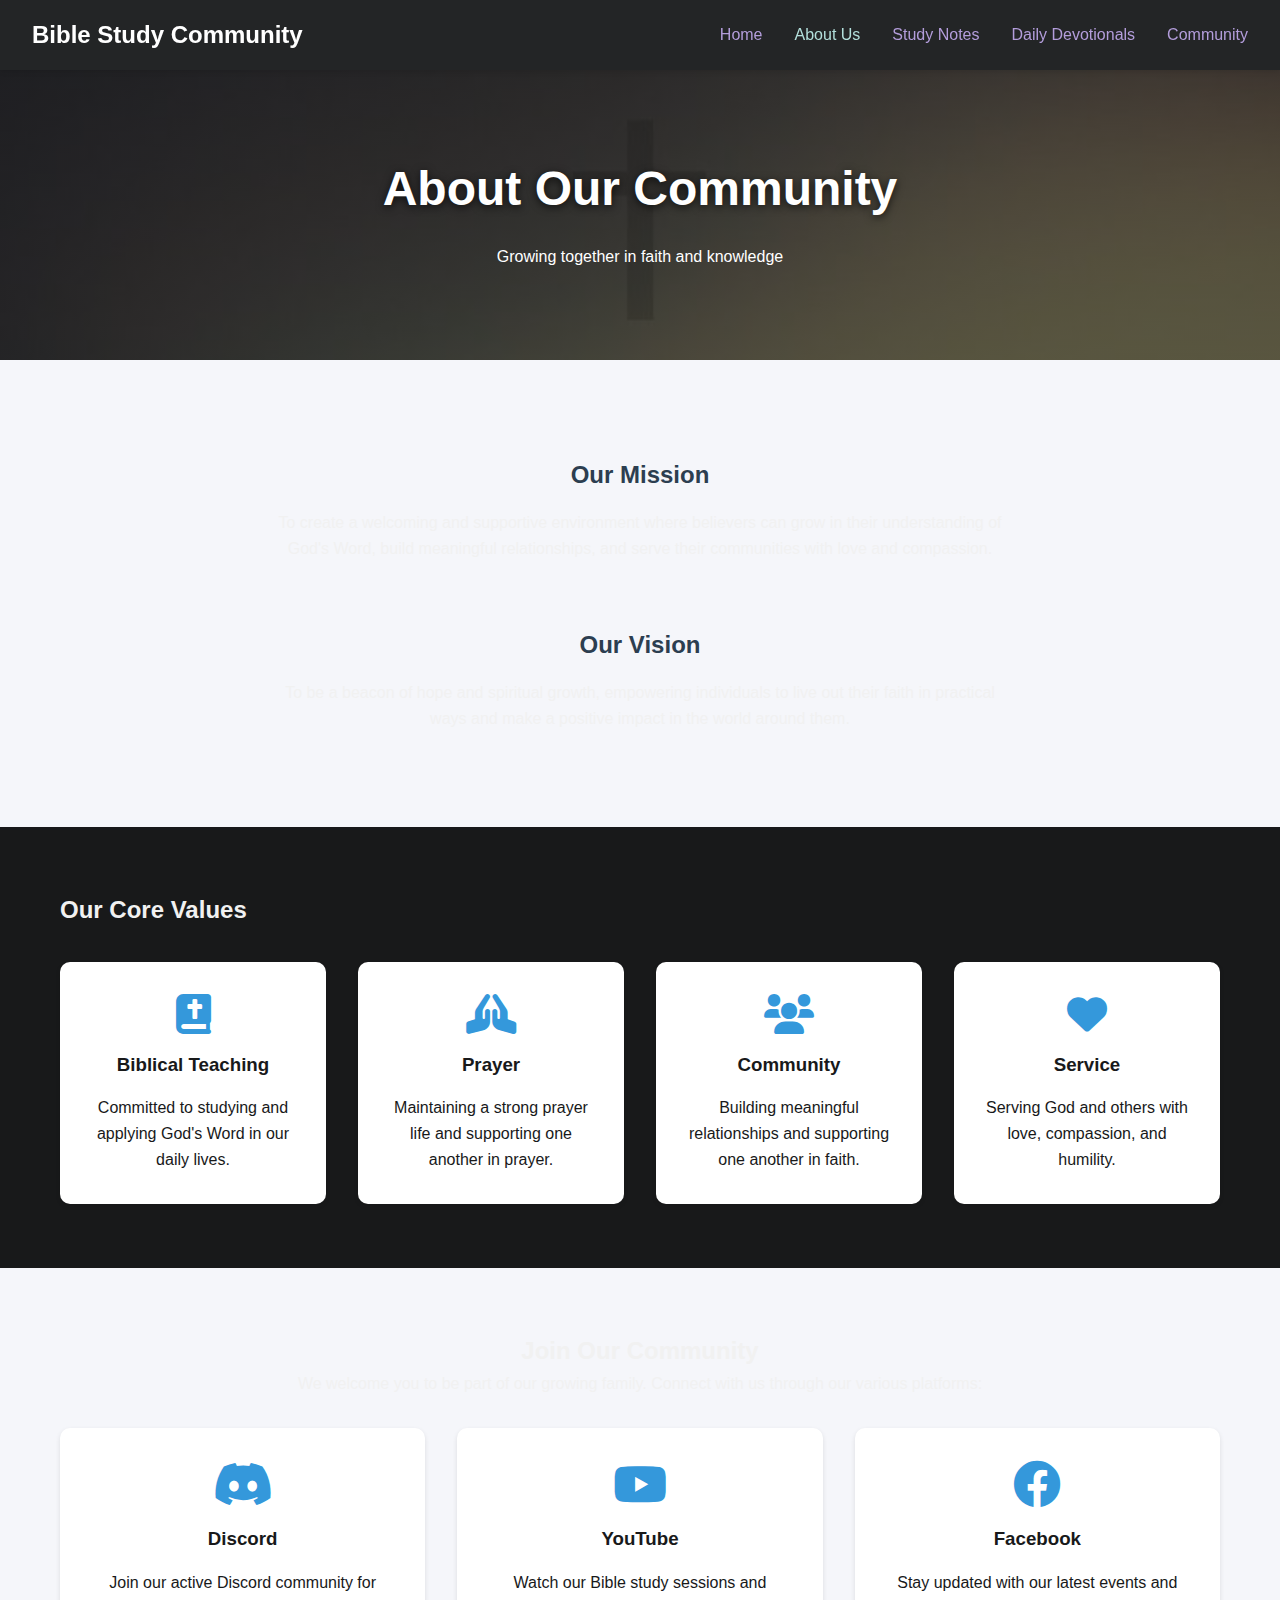
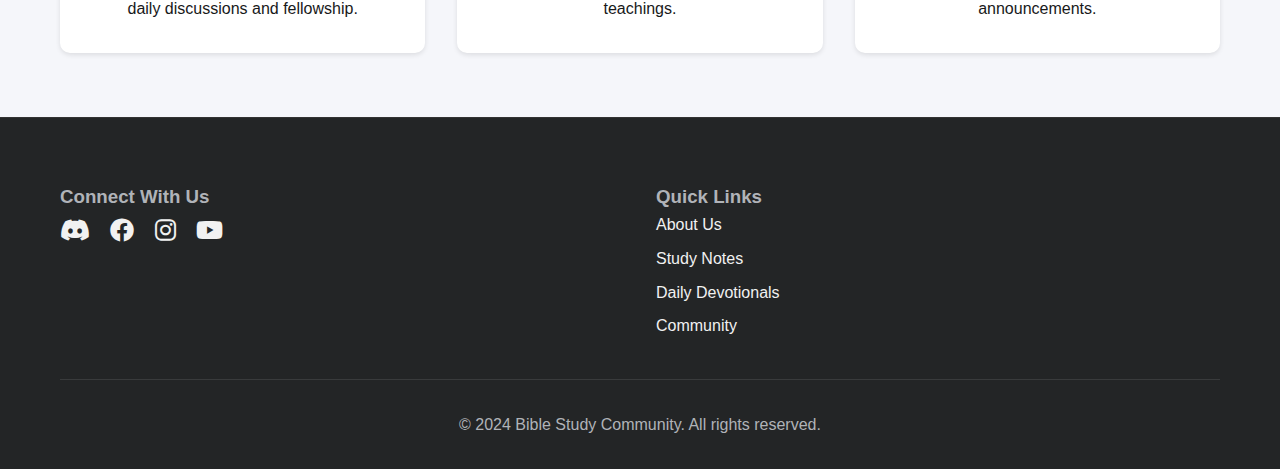
<file: about.html>
<!DOCTYPE html>
<html lang="en">
<head>
    <meta charset="UTF-8">
    <meta name="viewport" content="width=device-width, initial-scale=1.0">
    <title>About Us - Bible Study Community</title>
    <link rel="stylesheet" href="css/styles.css">
    <link rel="stylesheet" href="https://cdnjs.cloudflare.com/ajax/libs/font-awesome/6.0.0/css/all.min.css">
</head>
<body>
    <header class="main-header">
        <nav class="nav-container">
            <div class="logo">
                <h1>Bible Study Community</h1>
            </div>
            <div class="nav-links">
                <a href="index.html">Home</a>
                <a href="about.html" class="active">About Us</a>
                <a href="study-notes.html">Study Notes</a>
                <a href="devotionals.html">Daily Devotionals</a>
                <a href="community.html">Community</a>
            </div>
            <div class="mobile-menu">
                <i class="fas fa-bars"></i>
            </div>
        </nav>
    </header>

    <main>
        <section class="about-hero">
            <div class="container">
                <h1>About Our Community</h1>
                <p>Growing together in faith and knowledge</p>
            </div>
        </section>

        <section class="mission-vision">
            <div class="container">
                <div class="mission-content">
                    <h2>Our Mission</h2>
                    <p>To create a welcoming and supportive environment where believers can grow in their understanding of God's Word, build meaningful relationships, and serve their communities with love and compassion.</p>
                </div>
                <div class="vision-content">
                    <h2>Our Vision</h2>
                    <p>To be a beacon of hope and spiritual growth, empowering individuals to live out their faith in practical ways and make a positive impact in the world around them.</p>
                </div>
            </div>
        </section>

        <section class="community-values">
            <div class="container">
                <h2>Our Core Values</h2>
                <div class="values-grid">
                    <div class="value-card">
                        <i class="fas fa-book-bible"></i>
                        <h3>Biblical Teaching</h3>
                        <p>Committed to studying and applying God's Word in our daily lives.</p>
                    </div>
                    <div class="value-card">
                        <i class="fas fa-hands-praying"></i>
                        <h3>Prayer</h3>
                        <p>Maintaining a strong prayer life and supporting one another in prayer.</p>
                    </div>
                    <div class="value-card">
                        <i class="fas fa-users"></i>
                        <h3>Community</h3>
                        <p>Building meaningful relationships and supporting one another in faith.</p>
                    </div>
                    <div class="value-card">
                        <i class="fas fa-heart"></i>
                        <h3>Service</h3>
                        <p>Serving God and others with love, compassion, and humility.</p>
                    </div>
                </div>
            </div>
        </section>

        <section class="join-community">
            <div class="container">
                <h2>Join Our Community</h2>
                <p>We welcome you to be part of our growing family. Connect with us through our various platforms:</p>
                <div class="social-platforms">
                    <a href="https://discord.gg/EvhqQCXMRZ" class="platform-card">
                        <i class="fab fa-discord"></i>
                        <h3>Discord</h3>
                        <p>Join our active Discord community for daily discussions and fellowship.</p>
                    </a>
                    <a href="#" class="platform-card">
                        <i class="fab fa-youtube"></i>
                        <h3>YouTube</h3>
                        <p>Watch our Bible study sessions and teachings.</p>
                    </a>
                    <a href="#" class="platform-card">
                        <i class="fab fa-facebook"></i>
                        <h3>Facebook</h3>
                        <p>Stay updated with our latest events and announcements.</p>
                    </a>
                </div>
            </div>
        </section>
    </main>

    <footer>
        <div class="container">
            <div class="footer-content">
                <div class="footer-section">
                    <h3>Connect With Us</h3>
                    <div class="social-links">
                        <a href="https://discord.gg/EvhqQCXMRZ" target="_blank"><i class="fab fa-discord"></i></a>
                        <a href="#"><i class="fab fa-facebook"></i></a>
                        <a href="#"><i class="fab fa-instagram"></i></a>
                        <a href="#"><i class="fab fa-youtube"></i></a>
                    </div>
                </div>
                <div class="footer-section">
                    <h3>Quick Links</h3>
                    <ul>
                        <li><a href="about.html">About Us</a></li>
                        <li><a href="study-notes.html">Study Notes</a></li>
                        <li><a href="devotionals.html">Daily Devotionals</a></li>
                        <li><a href="community.html">Community</a></li>
                    </ul>
                </div>
            </div>
            <div class="footer-bottom">
                <p>&copy; 2024 Bible Study Community. All rights reserved.</p>
            </div>
        </div>
    </footer>

    <script src="js/main.js"></script>
</body>
</html>
</file>
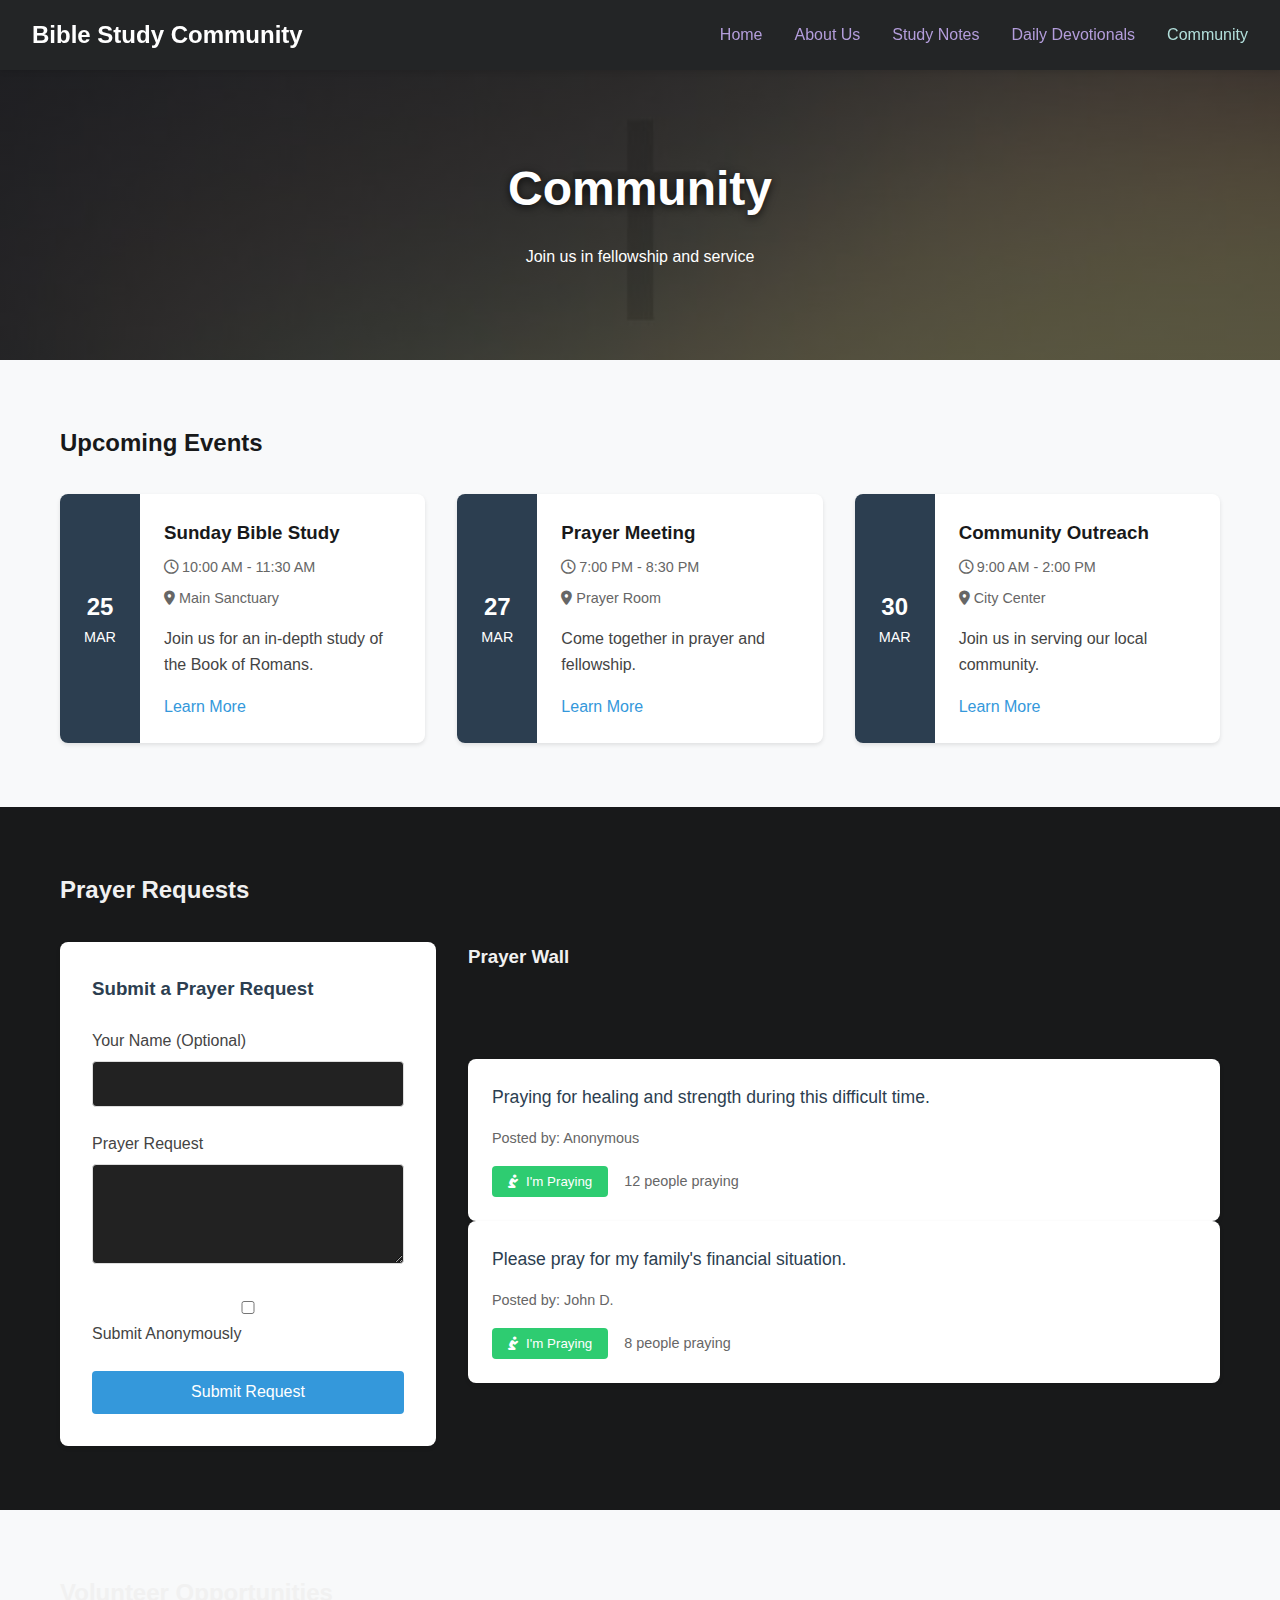
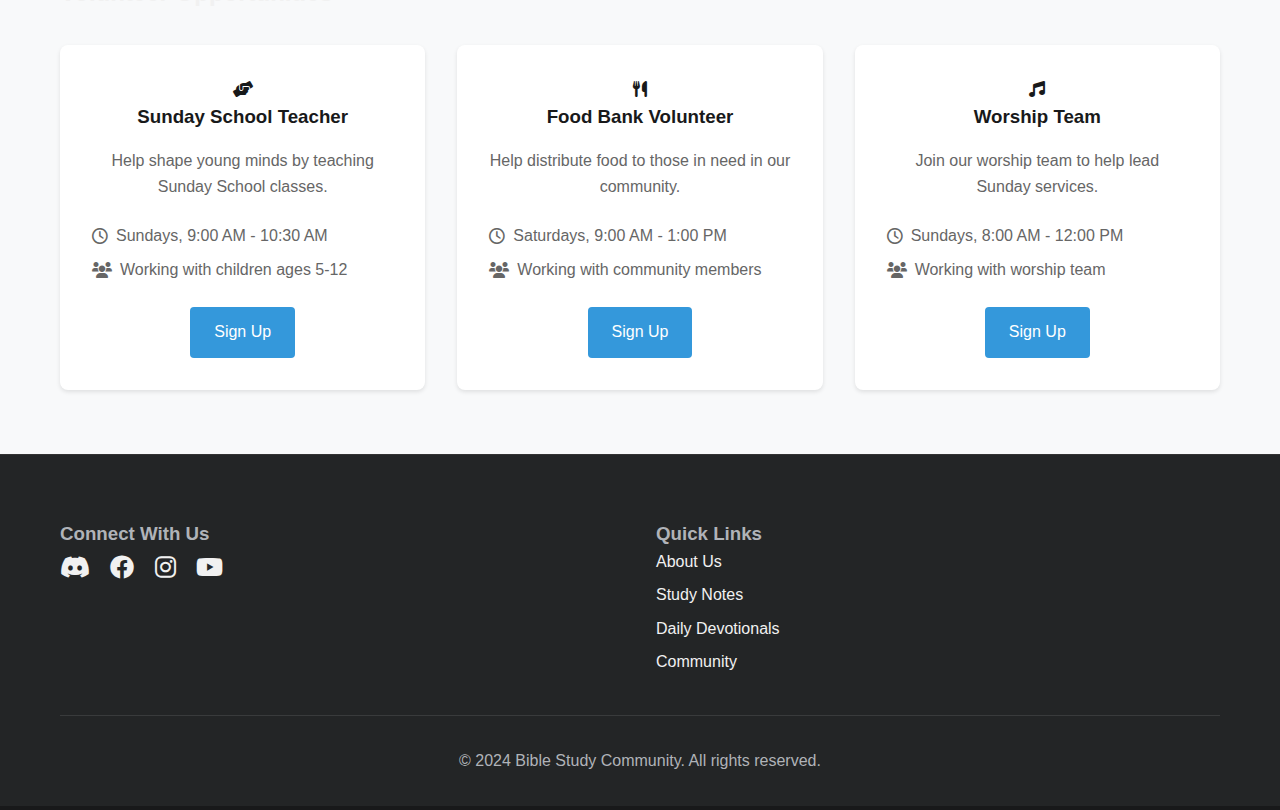
<file: community.html>
<!DOCTYPE html>
<html lang="en">
<head>
    <meta charset="UTF-8">
    <meta name="viewport" content="width=device-width, initial-scale=1.0">
    <title>Community - Bible Study Community</title>
    <link rel="stylesheet" href="css/styles.css">
    <link rel="stylesheet" href="https://cdnjs.cloudflare.com/ajax/libs/font-awesome/6.0.0/css/all.min.css">
</head>
<body>
    <header class="main-header">
        <nav class="nav-container">
            <div class="logo">
                <h1>Bible Study Community</h1>
            </div>
            <div class="nav-links">
                <a href="index.html">Home</a>
                <a href="about.html">About Us</a>
                <a href="study-notes.html">Study Notes</a>
                <a href="devotionals.html">Daily Devotionals</a>
                <a href="community.html" class="active">Community</a>
            </div>
            <div class="mobile-menu">
                <i class="fas fa-bars"></i>
            </div>
        </nav>
    </header>

    <main>
        <section class="community-hero">
            <div class="container">
                <h1>Community</h1>
                <p>Join us in fellowship and service</p>
            </div>
        </section>

        <section class="events-calendar">
            <div class="container">
                <h2>Upcoming Events</h2>
                <div class="calendar-grid">
                    <!-- Event 1 -->
                    <article class="event-card">
                        <div class="event-date">
                            <span class="day">25</span>
                            <span class="month">Mar</span>
                        </div>
                        <div class="event-details">
                            <h3>Sunday Bible Study</h3>
                            <p class="event-time"><i class="far fa-clock"></i> 10:00 AM - 11:30 AM</p>
                            <p class="event-location"><i class="fas fa-map-marker-alt"></i> Main Sanctuary</p>
                            <p class="event-description">Join us for an in-depth study of the Book of Romans.</p>
                            <a href="#" class="event-link">Learn More</a>
                        </div>
                    </article>

                    <!-- Event 2 -->
                    <article class="event-card">
                        <div class="event-date">
                            <span class="day">27</span>
                            <span class="month">Mar</span>
                        </div>
                        <div class="event-details">
                            <h3>Prayer Meeting</h3>
                            <p class="event-time"><i class="far fa-clock"></i> 7:00 PM - 8:30 PM</p>
                            <p class="event-location"><i class="fas fa-map-marker-alt"></i> Prayer Room</p>
                            <p class="event-description">Come together in prayer and fellowship.</p>
                            <a href="#" class="event-link">Learn More</a>
                        </div>
                    </article>

                    <!-- Event 3 -->
                    <article class="event-card">
                        <div class="event-date">
                            <span class="day">30</span>
                            <span class="month">Mar</span>
                        </div>
                        <div class="event-details">
                            <h3>Community Outreach</h3>
                            <p class="event-time"><i class="far fa-clock"></i> 9:00 AM - 2:00 PM</p>
                            <p class="event-location"><i class="fas fa-map-marker-alt"></i> City Center</p>
                            <p class="event-description">Join us in serving our local community.</p>
                            <a href="#" class="event-link">Learn More</a>
                        </div>
                    </article>
                </div>
            </div>
        </section>

        <section class="prayer-requests">
            <div class="container">
                <h2>Prayer Requests</h2>
                <div class="prayer-grid">
                    <div class="prayer-form">
                        <h3>Submit a Prayer Request</h3>
                        <form id="prayer-form" onsubmit="return validatePrayerForm(this)">
                            <div class="form-group">
                                <label for="name">Your Name (Optional)</label>
                                <input type="text" id="name" name="name">
                            </div>
                            <div class="form-group">
                                <label for="request">Prayer Request</label>
                                <textarea id="request" name="request" rows="4" required></textarea>
                            </div>
                            <div class="form-group">
                                <label>
                                    <input type="checkbox" name="anonymous" id="anonymous">
                                    Submit Anonymously
                                </label>
                            </div>
                            <button type="submit" class="submit-btn">Submit Request</button>
                        </form>
                    </div>
                    <div class="prayer-wall">
                        <h3>Prayer Wall</h3>
                        <div class="prayer-cards">
                            <!-- Prayer Request 1 -->
                            <div class="prayer-card">
                                <p class="prayer-text">Praying for healing and strength during this difficult time.</p>
                                <p class="prayer-meta">Posted by: Anonymous</p>
                                <div class="prayer-actions">
                                    <button class="pray-btn"><i class="fas fa-pray"></i> I'm Praying</button>
                                    <span class="prayer-count">12 people praying</span>
                                </div>
                            </div>

                            <!-- Prayer Request 2 -->
                            <div class="prayer-card">
                                <p class="prayer-text">Please pray for my family's financial situation.</p>
                                <p class="prayer-meta">Posted by: John D.</p>
                                <div class="prayer-actions">
                                    <button class="pray-btn"><i class="fas fa-pray"></i> I'm Praying</button>
                                    <span class="prayer-count">8 people praying</span>
                                </div>
                            </div>
                        </div>
                    </div>
                </div>
            </div>
        </section>

        <section class="volunteer-opportunities">
            <div class="container">
                <h2>Volunteer Opportunities</h2>
                <div class="volunteer-grid">
                    <!-- Opportunity 1 -->
                    <article class="volunteer-card">
                        <i class="fas fa-hands-helping"></i>
                        <h3>Sunday School Teacher</h3>
                        <p>Help shape young minds by teaching Sunday School classes.</p>
                        <ul class="volunteer-details">
                            <li><i class="far fa-clock"></i> Sundays, 9:00 AM - 10:30 AM</li>
                            <li><i class="fas fa-users"></i> Working with children ages 5-12</li>
                        </ul>
                        <a href="#" class="volunteer-btn">Sign Up</a>
                    </article>

                    <!-- Opportunity 2 -->
                    <article class="volunteer-card">
                        <i class="fas fa-utensils"></i>
                        <h3>Food Bank Volunteer</h3>
                        <p>Help distribute food to those in need in our community.</p>
                        <ul class="volunteer-details">
                            <li><i class="far fa-clock"></i> Saturdays, 9:00 AM - 1:00 PM</li>
                            <li><i class="fas fa-users"></i> Working with community members</li>
                        </ul>
                        <a href="#" class="volunteer-btn">Sign Up</a>
                    </article>

                    <!-- Opportunity 3 -->
                    <article class="volunteer-card">
                        <i class="fas fa-music"></i>
                        <h3>Worship Team</h3>
                        <p>Join our worship team to help lead Sunday services.</p>
                        <ul class="volunteer-details">
                            <li><i class="far fa-clock"></i> Sundays, 8:00 AM - 12:00 PM</li>
                            <li><i class="fas fa-users"></i> Working with worship team</li>
                        </ul>
                        <a href="#" class="volunteer-btn">Sign Up</a>
                    </article>
                </div>
            </div>
        </section>
    </main>

    <footer>
        <div class="container">
            <div class="footer-content">
                <div class="footer-section">
                    <h3>Connect With Us</h3>
                    <div class="social-links">
                        <a href="https://discord.gg/EvhqQCXMRZ" target="_blank"><i class="fab fa-discord"></i></a>
                        <a href="#"><i class="fab fa-facebook"></i></a>
                        <a href="#"><i class="fab fa-instagram"></i></a>
                        <a href="#"><i class="fab fa-youtube"></i></a>
                    </div>
                </div>
                <div class="footer-section">
                    <h3>Quick Links</h3>
                    <ul>
                        <li><a href="about.html">About Us</a></li>
                        <li><a href="study-notes.html">Study Notes</a></li>
                        <li><a href="devotionals.html">Daily Devotionals</a></li>
                        <li><a href="community.html">Community</a></li>
                    </ul>
                </div>
            </div>
            <div class="footer-bottom">
                <p>&copy; 2024 Bible Study Community. All rights reserved.</p>
            </div>
        </div>
    </footer>

    <script src="js/main.js"></script>
    <script src="js/community.js"></script>
</body>
</html>
</file>
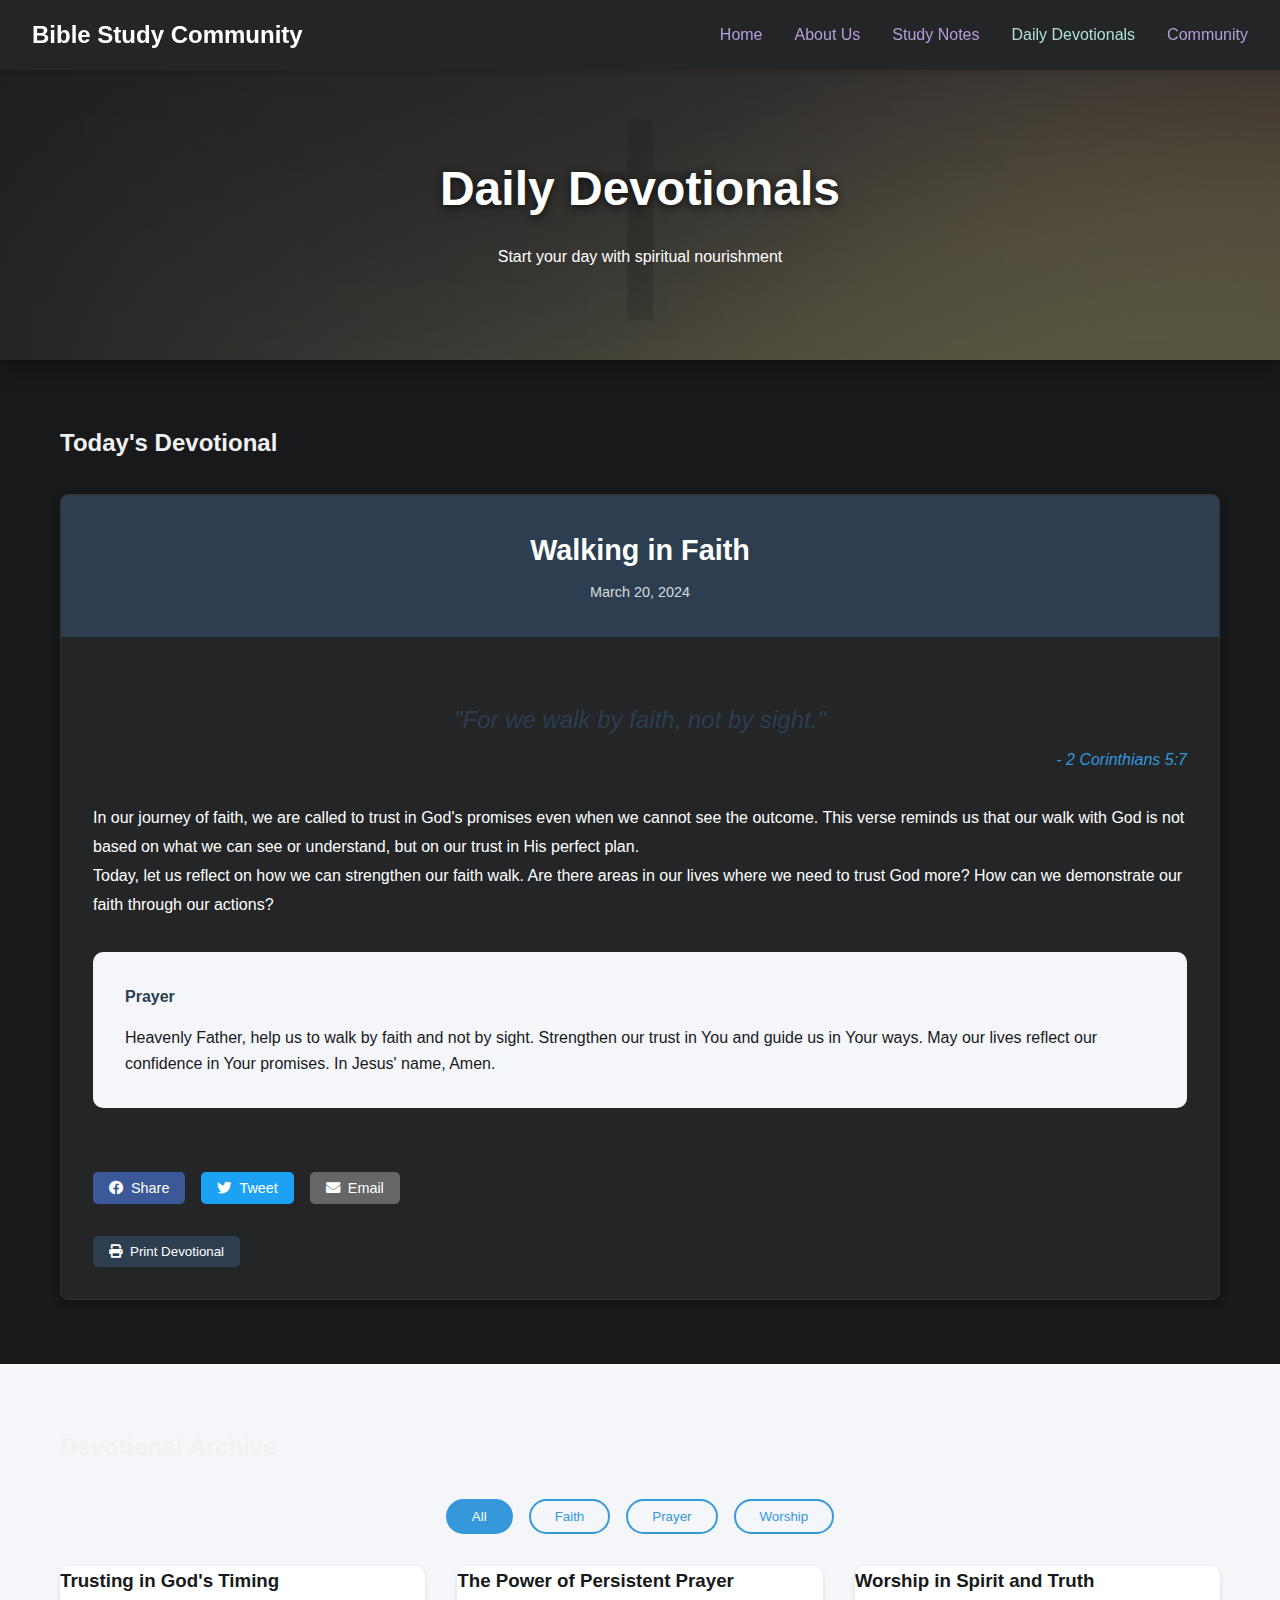
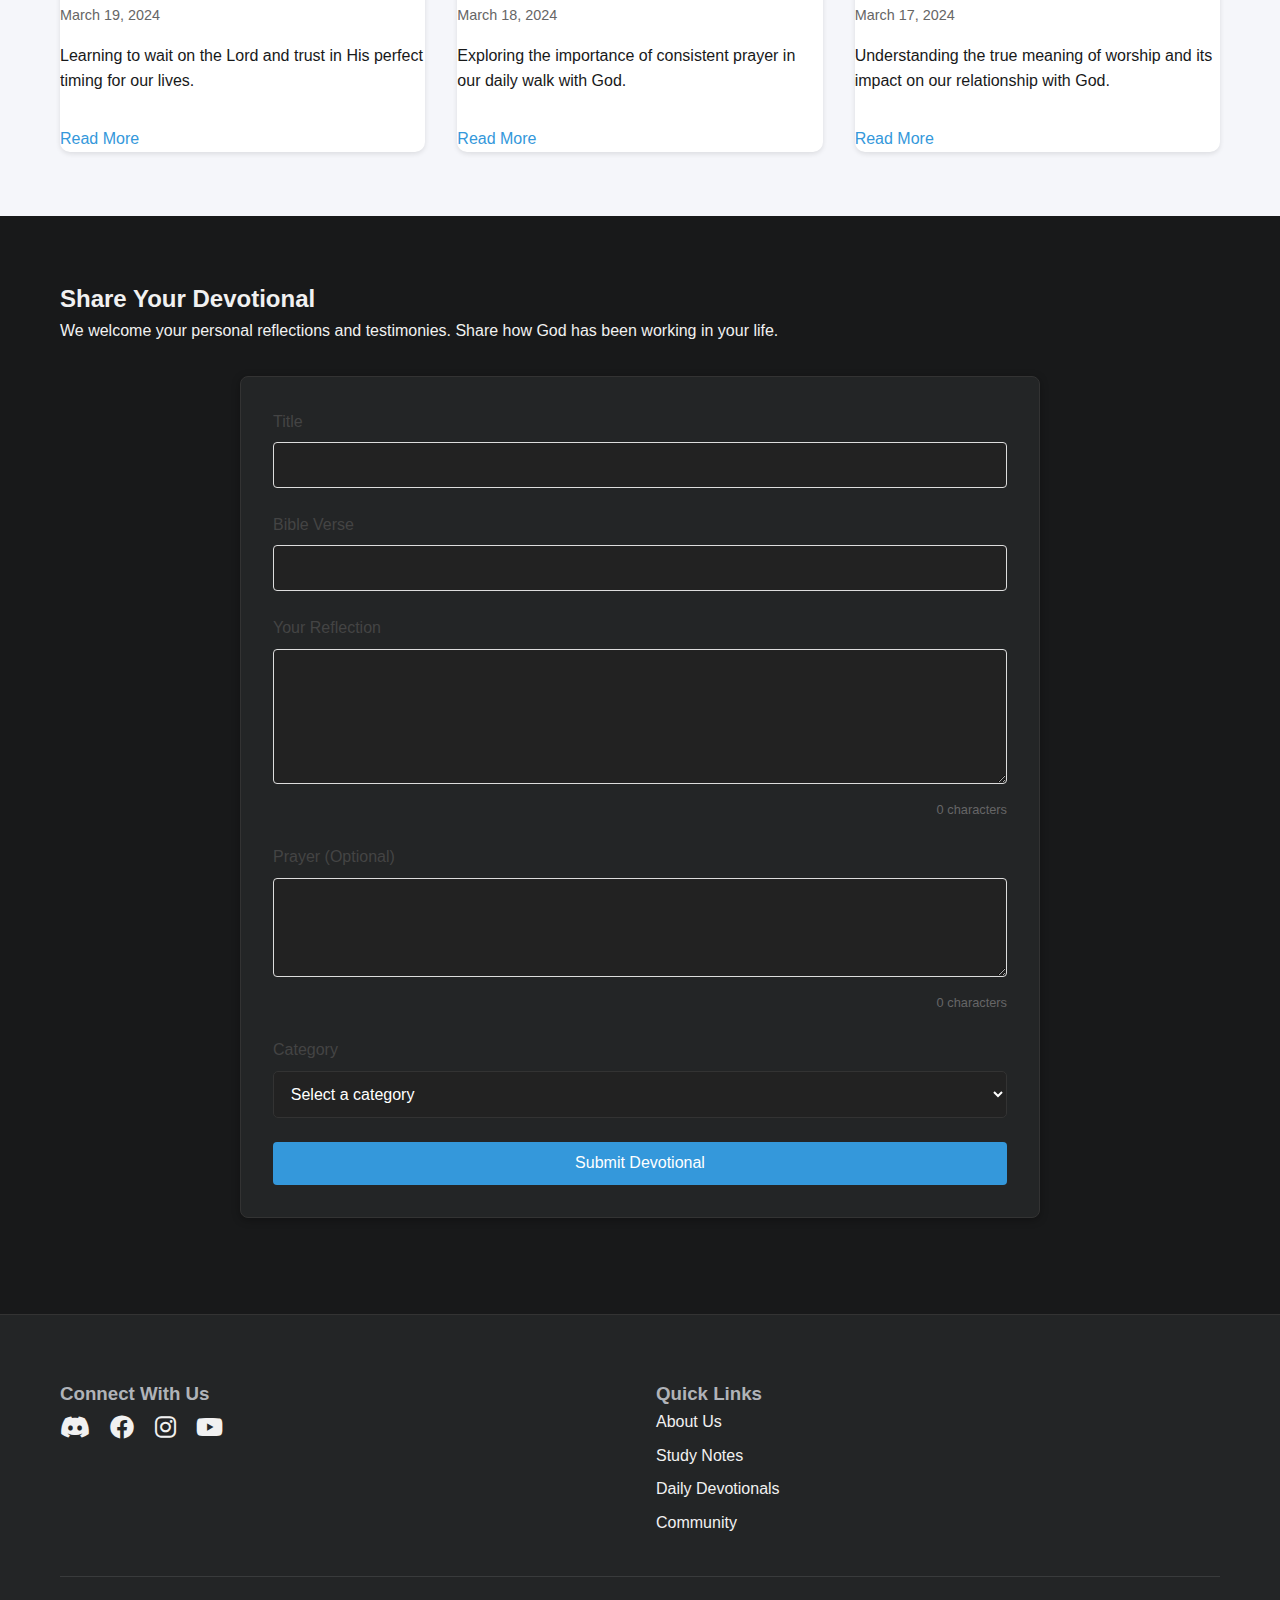
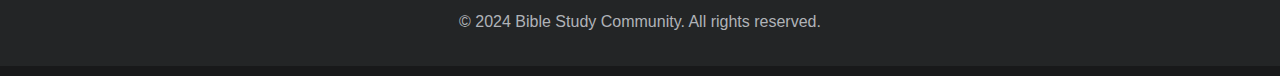
<file: devotionals.html>
<!DOCTYPE html>
<html lang="en">
<head>
    <meta charset="UTF-8">
    <meta name="viewport" content="width=device-width, initial-scale=1.0">
    <title>Daily Devotionals - Bible Study Community</title>
    <link rel="stylesheet" href="css/styles.css">
    <link rel="stylesheet" href="https://cdnjs.cloudflare.com/ajax/libs/font-awesome/6.0.0/css/all.min.css">
</head>
<body>
    <header class="main-header">
        <nav class="nav-container">
            <div class="logo">
                <h1>Bible Study Community</h1>
            </div>
            <div class="nav-links">
                <a href="index.html">Home</a>
                <a href="about.html">About Us</a>
                <a href="study-notes.html">Study Notes</a>
                <a href="devotionals.html" class="active">Daily Devotionals</a>
                <a href="community.html">Community</a>
            </div>
            <div class="mobile-menu">
                <i class="fas fa-bars"></i>
            </div>
        </nav>
    </header>

    <main>
        <section class="devotional-hero">
            <div class="container">
                <h1>Daily Devotionals</h1>
                <p>Start your day with spiritual nourishment</p>
            </div>
        </section>

        <section class="today-devotional">
            <div class="container">
                <h2>Today's Devotional</h2>
                <div class="devotional-card">
                    <div class="devotional-header">
                        <h3>Walking in Faith</h3>
                        <p class="devotional-date">March 20, 2024</p>
                    </div>
                    <div class="devotional-content">
                        <blockquote>
                            "For we walk by faith, not by sight."
                            <cite>- 2 Corinthians 5:7</cite>
                        </blockquote>
                        <div class="devotional-text">
                            <p>In our journey of faith, we are called to trust in God's promises even when we cannot see the outcome. This verse reminds us that our walk with God is not based on what we can see or understand, but on our trust in His perfect plan.</p>
                            <p>Today, let us reflect on how we can strengthen our faith walk. Are there areas in our lives where we need to trust God more? How can we demonstrate our faith through our actions?</p>
                        </div>
                        <div class="devotional-prayer">
                            <h4>Prayer</h4>
                            <p>Heavenly Father, help us to walk by faith and not by sight. Strengthen our trust in You and guide us in Your ways. May our lives reflect our confidence in Your promises. In Jesus' name, Amen.</p>
                        </div>
                    </div>
                </div>
            </div>
        </section>

        <section class="devotional-archive">
            <div class="container">
                <h2>Devotional Archive</h2>
                <div class="archive-filters">
                    <button class="filter-btn active" data-filter="all">All</button>
                    <button class="filter-btn" data-filter="faith">Faith</button>
                    <button class="filter-btn" data-filter="prayer">Prayer</button>
                    <button class="filter-btn" data-filter="worship">Worship</button>
                </div>
                <div class="archive-grid">
                    <!-- Archive Item 1 -->
                    <article class="archive-card" data-category="faith">
                        <div class="archive-content">
                            <h3>Trusting in God's Timing</h3>
                            <p class="archive-date">March 19, 2024</p>
                            <p class="archive-excerpt">Learning to wait on the Lord and trust in His perfect timing for our lives.</p>
                            <a href="#" class="read-more">Read More</a>
                        </div>
                    </article>

                    <!-- Archive Item 2 -->
                    <article class="archive-card" data-category="prayer">
                        <div class="archive-content">
                            <h3>The Power of Persistent Prayer</h3>
                            <p class="archive-date">March 18, 2024</p>
                            <p class="archive-excerpt">Exploring the importance of consistent prayer in our daily walk with God.</p>
                            <a href="#" class="read-more">Read More</a>
                        </div>
                    </article>

                    <!-- Archive Item 3 -->
                    <article class="archive-card" data-category="worship">
                        <div class="archive-content">
                            <h3>Worship in Spirit and Truth</h3>
                            <p class="archive-date">March 17, 2024</p>
                            <p class="archive-excerpt">Understanding the true meaning of worship and its impact on our relationship with God.</p>
                            <a href="#" class="read-more">Read More</a>
                        </div>
                    </article>
                </div>
            </div>
        </section>

        <section class="share-devotional">
            <div class="container">
                <h2>Share Your Devotional</h2>
                <p>We welcome your personal reflections and testimonies. Share how God has been working in your life.</p>
                <form id="devotional-form" class="devotional-form" onsubmit="return validateDevotionalForm(this)">
                    <div class="form-group">
                        <label for="title">Title</label>
                        <input type="text" id="title" name="title" required>
                    </div>
                    <div class="form-group">
                        <label for="bible-verse">Bible Verse</label>
                        <input type="text" id="bible-verse" name="bible-verse" required>
                    </div>
                    <div class="form-group">
                        <label for="reflection">Your Reflection</label>
                        <textarea id="reflection" name="reflection" rows="6" required></textarea>
                    </div>
                    <div class="form-group">
                        <label for="prayer">Prayer (Optional)</label>
                        <textarea id="prayer" name="prayer" rows="4"></textarea>
                    </div>
                    <div class="form-group">
                        <label for="category">Category</label>
                        <select id="category" name="category" required>
                            <option value="">Select a category</option>
                            <option value="faith">Faith</option>
                            <option value="prayer">Prayer</option>
                            <option value="worship">Worship</option>
                            <option value="other">Other</option>
                        </select>
                    </div>
                    <button type="submit" class="submit-btn">Submit Devotional</button>
                </form>
            </div>
        </section>
    </main>

    <footer>
        <div class="container">
            <div class="footer-content">
                <div class="footer-section">
                    <h3>Connect With Us</h3>
                    <div class="social-links">
                        <a href="https://discord.gg/EvhqQCXMRZ" target="_blank"><i class="fab fa-discord"></i></a>
                        <a href="#"><i class="fab fa-facebook"></i></a>
                        <a href="#"><i class="fab fa-instagram"></i></a>
                        <a href="#"><i class="fab fa-youtube"></i></a>
                    </div>
                </div>
                <div class="footer-section">
                    <h3>Quick Links</h3>
                    <ul>
                        <li><a href="about.html">About Us</a></li>
                        <li><a href="study-notes.html">Study Notes</a></li>
                        <li><a href="devotionals.html">Daily Devotionals</a></li>
                        <li><a href="community.html">Community</a></li>
                    </ul>
                </div>
            </div>
            <div class="footer-bottom">
                <p>&copy; 2024 Bible Study Community. All rights reserved.</p>
            </div>
        </div>
    </footer>

    <script src="js/main.js"></script>
    <script src="js/devotionals.js"></script>
</body>
</html>
</file>
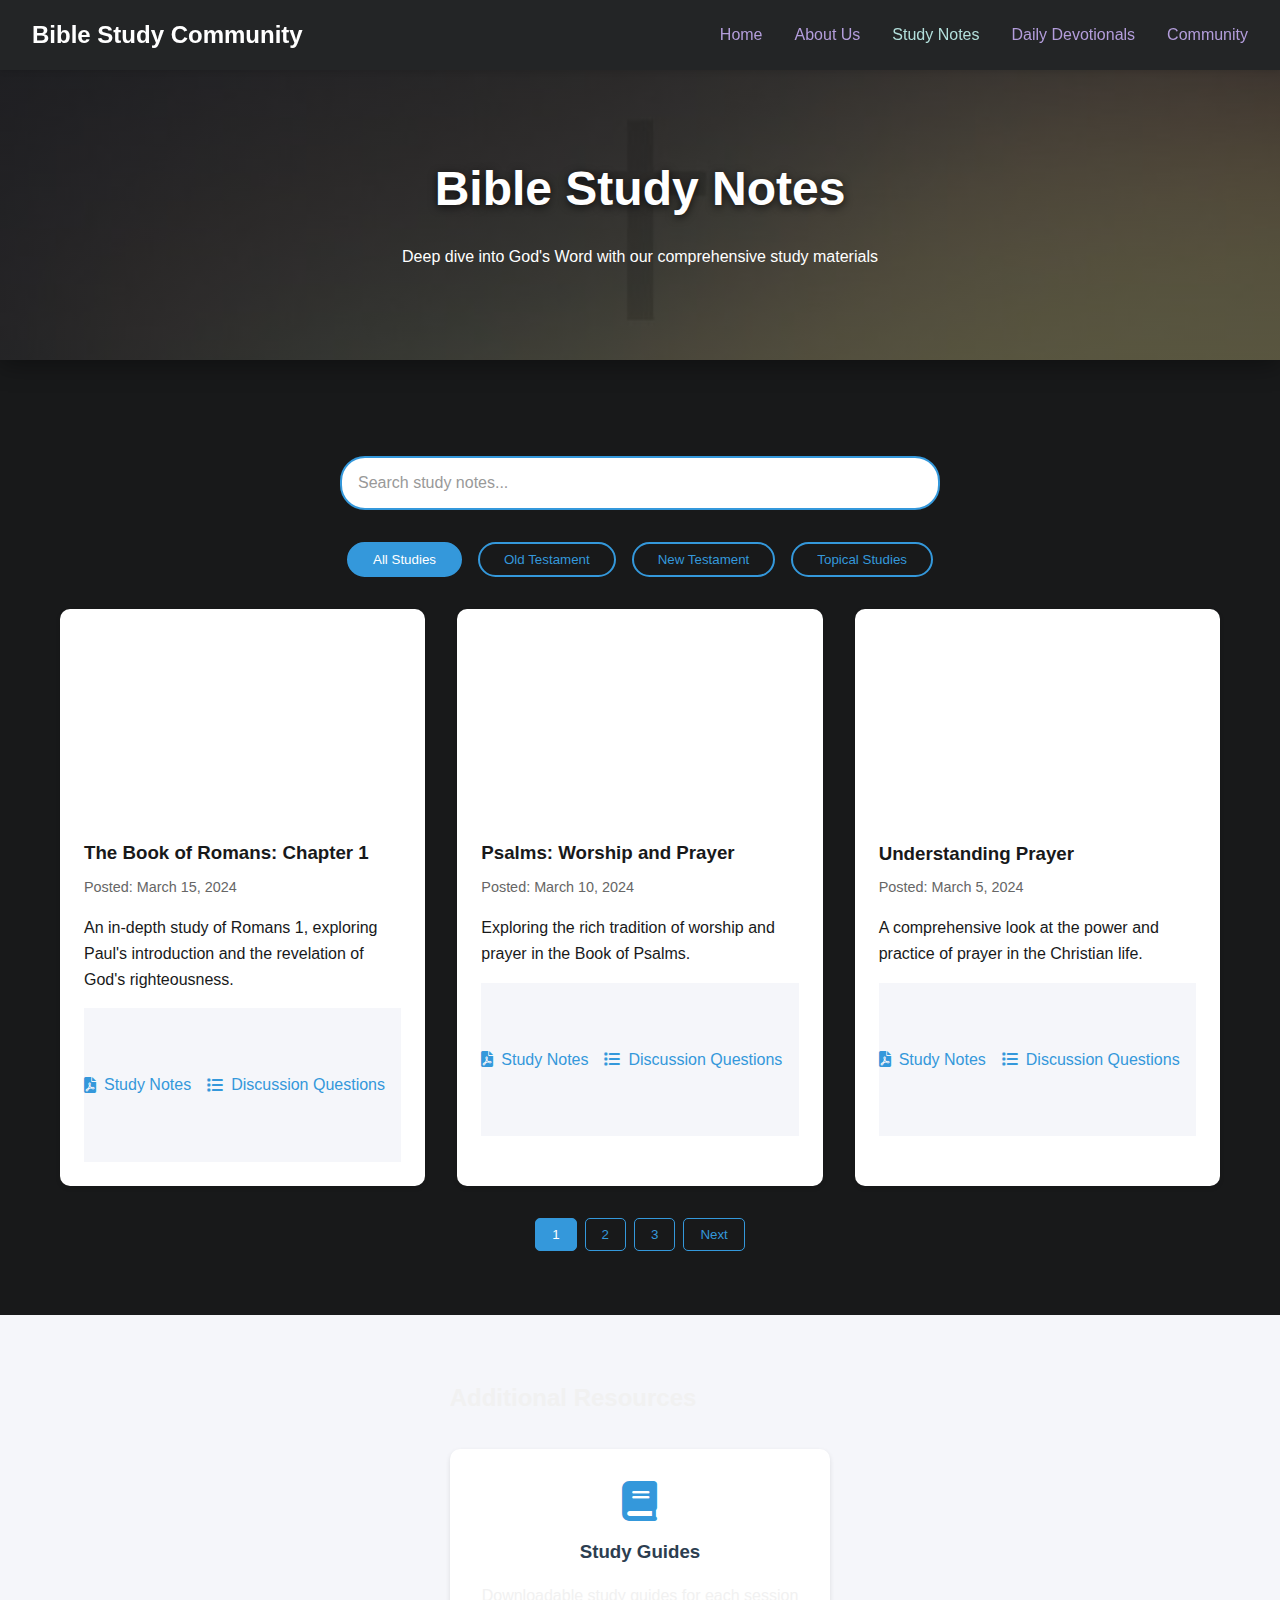
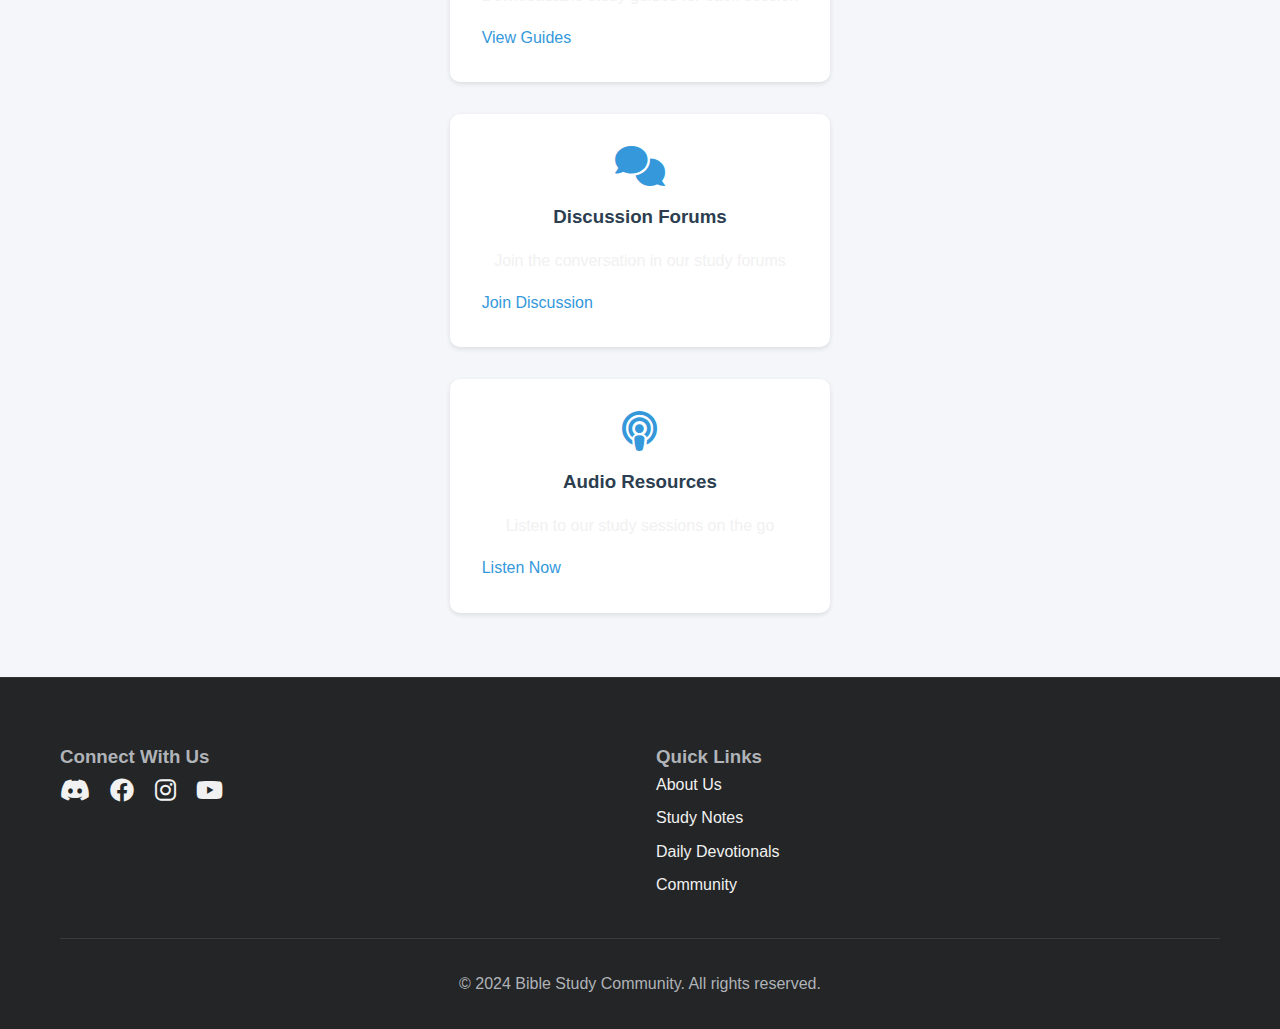
<file: study-notes.html>
<!DOCTYPE html>
<html lang="en">
<head>
    <meta charset="UTF-8">
    <meta name="viewport" content="width=device-width, initial-scale=1.0">
    <title>Study Notes - Bible Study Community</title>
    <link rel="stylesheet" href="css/styles.css">
    <link rel="stylesheet" href="https://cdnjs.cloudflare.com/ajax/libs/font-awesome/6.0.0/css/all.min.css">
</head>
<body>
    <header class="main-header">
        <nav class="nav-container">
            <div class="logo">
                <h1>Bible Study Community</h1>
            </div>
            <div class="nav-links">
                <a href="index.html">Home</a>
                <a href="about.html">About Us</a>
                <a href="study-notes.html" class="active">Study Notes</a>
                <a href="devotionals.html">Daily Devotionals</a>
                <a href="community.html">Community</a>
            </div>
            <div class="mobile-menu">
                <i class="fas fa-bars"></i>
            </div>
        </nav>
    </header>

    <main>
        <section class="study-hero">
            <div class="container">
                <h1>Bible Study Notes</h1>
                <p>Deep dive into God's Word with our comprehensive study materials</p>
            </div>
        </section>

        <section class="study-content">
            <div class="container">
                <div class="study-filters">
                    <button class="filter-btn active" data-filter="all">All Studies</button>
                    <button class="filter-btn" data-filter="old-testament">Old Testament</button>
                    <button class="filter-btn" data-filter="new-testament">New Testament</button>
                    <button class="filter-btn" data-filter="topical">Topical Studies</button>
                </div>

                <div class="study-grid">
                    <!-- Study Session 1 -->
                    <article class="study-card" data-category="new-testament">
                        <div class="study-video">
                            <iframe width="100%" height="315" src="https://www.youtube.com/embed/placeholder1" frameborder="0" allow="accelerometer; autoplay; clipboard-write; encrypted-media; gyroscope; picture-in-picture" allowfullscreen></iframe>
                        </div>
                        <div class="study-details">
                            <h3>The Book of Romans: Chapter 1</h3>
                            <p class="study-date">Posted: March 15, 2024</p>
                            <p class="study-description">An in-depth study of Romans 1, exploring Paul's introduction and the revelation of God's righteousness.</p>
                            <div class="study-resources">
                                <a href="#" class="resource-link"><i class="fas fa-file-pdf"></i> Study Notes</a>
                                <a href="#" class="resource-link"><i class="fas fa-list"></i> Discussion Questions</a>
                            </div>
                        </div>
                    </article>

                    <!-- Study Session 2 -->
                    <article class="study-card" data-category="old-testament">
                        <div class="study-video">
                            <iframe width="100%" height="315" src="https://www.youtube.com/embed/placeholder2" frameborder="0" allow="accelerometer; autoplay; clipboard-write; encrypted-media; gyroscope; picture-in-picture" allowfullscreen></iframe>
                        </div>
                        <div class="study-details">
                            <h3>Psalms: Worship and Prayer</h3>
                            <p class="study-date">Posted: March 10, 2024</p>
                            <p class="study-description">Exploring the rich tradition of worship and prayer in the Book of Psalms.</p>
                            <div class="study-resources">
                                <a href="#" class="resource-link"><i class="fas fa-file-pdf"></i> Study Notes</a>
                                <a href="#" class="resource-link"><i class="fas fa-list"></i> Discussion Questions</a>
                            </div>
                        </div>
                    </article>

                    <!-- Study Session 3 -->
                    <article class="study-card" data-category="topical">
                        <div class="study-video">
                            <iframe width="100%" height="315" src="https://www.youtube.com/embed/placeholder3" frameborder="0" allow="accelerometer; autoplay; clipboard-write; encrypted-media; gyroscope; picture-in-picture" allowfullscreen></iframe>
                        </div>
                        <div class="study-details">
                            <h3>Understanding Prayer</h3>
                            <p class="study-date">Posted: March 5, 2024</p>
                            <p class="study-description">A comprehensive look at the power and practice of prayer in the Christian life.</p>
                            <div class="study-resources">
                                <a href="#" class="resource-link"><i class="fas fa-file-pdf"></i> Study Notes</a>
                                <a href="#" class="resource-link"><i class="fas fa-list"></i> Discussion Questions</a>
                            </div>
                        </div>
                    </article>
                </div>

                <div class="pagination">
                    <button class="pagination-btn active">1</button>
                    <button class="pagination-btn">2</button>
                    <button class="pagination-btn">3</button>
                    <button class="pagination-btn">Next</button>
                </div>
            </div>
        </section>

        <section class="study-resources">
            <div class="container">
                <h2>Additional Resources</h2>
                <div class="resources-grid">
                    <div class="resource-card">
                        <i class="fas fa-book"></i>
                        <h3>Study Guides</h3>
                        <p>Downloadable study guides for each session</p>
                        <a href="#" class="resource-link">View Guides</a>
                    </div>
                    <div class="resource-card">
                        <i class="fas fa-comments"></i>
                        <h3>Discussion Forums</h3>
                        <p>Join the conversation in our study forums</p>
                        <a href="#" class="resource-link">Join Discussion</a>
                    </div>
                    <div class="resource-card">
                        <i class="fas fa-podcast"></i>
                        <h3>Audio Resources</h3>
                        <p>Listen to our study sessions on the go</p>
                        <a href="#" class="resource-link">Listen Now</a>
                    </div>
                </div>
            </div>
        </section>
    </main>

    <footer>
        <div class="container">
            <div class="footer-content">
                <div class="footer-section">
                    <h3>Connect With Us</h3>
                    <div class="social-links">
                        <a href="https://discord.gg/EvhqQCXMRZ" target="_blank"><i class="fab fa-discord"></i></a>
                        <a href="#"><i class="fab fa-facebook"></i></a>
                        <a href="#"><i class="fab fa-instagram"></i></a>
                        <a href="#"><i class="fab fa-youtube"></i></a>
                    </div>
                </div>
                <div class="footer-section">
                    <h3>Quick Links</h3>
                    <ul>
                        <li><a href="about.html">About Us</a></li>
                        <li><a href="study-notes.html">Study Notes</a></li>
                        <li><a href="devotionals.html">Daily Devotionals</a></li>
                        <li><a href="community.html">Community</a></li>
                    </ul>
                </div>
            </div>
            <div class="footer-bottom">
                <p>&copy; 2024 Bible Study Community. All rights reserved.</p>
            </div>
        </div>
    </footer>

    <script src="js/main.js"></script>
    <script src="js/study-notes.js"></script>
</body>
</html>
</file>
<file: css/styles.css>
/* Reset and Base Styles */
* {
    margin: 0;
    padding: 0;
    box-sizing: border-box;
}

html, body {
    height: 100%; /* Ensure full height for percentage-based heights */
}

/* Global Color Scheme: Black & Greys with Pastel Accents */
:root {
    --primary-bg: #18191a;
    --secondary-bg: #232526;
    --card-bg: #232526;
    --accent: #444;
    --text-color: #f1f1f1;
    --muted-text: #b0b3b8;
    --button-bg: #b39ddb; /* pastel lavender */
    --button-hover: #b2dfdb; /* pastel green */
    --button-text: #232526;
    --link-accent: #b39ddb;
    --link-accent-hover: #b2dfdb;
    --border: #333;
    --primary-color: #2c3e50;
    --secondary-color: #3498db;
    --accent-color: #e74c3c;
    --light-bg: #f5f6fa;
    --white: #ffffff;
}

body {
    font-family: 'Segoe UI', Tahoma, Geneva, Verdana, sans-serif;
    line-height: 1.6;
    color: var(--text-color);
    background: var(--primary-bg);
    overflow-x: hidden; /* Prevent horizontal scrolling on mobile */
}

.container {
    max-width: 1200px;
    margin: 0 auto;
    padding: 0 20px;
}

/* Header and Navigation */
.main-header {
    background-color: var(--secondary-bg);
    box-shadow: 0 2px 5px rgba(0,0,0,0.1);
    position: fixed;
    width: 100%;
    top: 0;
    z-index: 1000;
}

.nav-container {
    display: flex;
    justify-content: space-between;
    align-items: center;
    padding: 1rem 2rem;
}

.logo h1 {
    font-size: 1.5rem;
    color: #fff !important;
}

.nav-links a {
    text-decoration: none;
    color: var(--link-accent);
    margin-left: 2rem;
    font-weight: 500;
    transition: color 0.2s;
}

.nav-links a:hover,
.nav-links a.active {
    color: var(--link-accent-hover);
}

.mobile-menu {
    display: none;
    font-size: 1.5rem;
    cursor: pointer;
    color: var(--text-color);
    z-index: 1001;
}

.mobile-menu.active {
    color: var(--link-accent-hover);
}

.nav-links {
    display: flex;
    align-items: center;
}

/* Hero Section */
.hero {
    background: linear-gradient(rgba(24, 25, 26, 0.7), rgba(24, 25, 26, 0.7)), url('../images/cross-mountains.jpg') no-repeat center 30%/cover;
    min-height: 400px;
    display: flex;
    align-items: center;
    justify-content: center;
    color: #fff;
    text-align: center;
    position: relative;
    box-shadow: 0 4px 24px rgba(0,0,0,0.4);
}

.hero-content {
    max-width: 800px;
    padding: 2rem;
}

.hero-content h2 {
    font-size: 3rem;
    font-weight: bold;
    margin-bottom: 1rem;
    text-shadow: 0 2px 8px rgba(0,0,0,0.7);
}

.hero-content p {
    font-size: 1.3rem;
    margin-bottom: 2rem;
    text-shadow: 0 1px 6px rgba(0,0,0,0.6);
}

.cta-button {
    background: var(--button-bg);
    color: var(--button-text);
    padding: 0.9rem 2.2rem;
    border-radius: 30px;
    font-size: 1.1rem;
    font-weight: 600;
    text-decoration: none;
    box-shadow: 0 2px 8px rgba(0,0,0,0.25);
    transition: background 0.2s, color 0.2s;
    border: none;
}

.cta-button:hover {
    background: var(--button-hover);
    color: var(--button-text);
}

/* Verse of the Day Section */
.verse-of-day {
    padding: 4rem 0;
    background-color: var(--light-bg);
}

.verse-content {
    text-align: center;
    max-width: 800px;
    margin: 0 auto;
}

blockquote {
    font-size: 1.5rem;
    font-style: italic;
    margin: 2rem 0;
    color: var(--primary-color);
}

.verse-reference {
    font-weight: bold;
    color: var(--secondary-color);
}

.reflection {
    margin-top: 2rem;
    padding: 2rem;
    background-color: var(--white);
    border-radius: 10px;
    box-shadow: 0 2px 5px rgba(0,0,0,0.1);
    color: #18191a !important;
}

/* Featured Content Section */
.featured-content {
    padding: 4rem 0;
}

.featured-grid {
    display: grid;
    grid-template-columns: repeat(auto-fit, minmax(300px, 1fr));
    gap: 2rem;
    margin-top: 2rem;
}

.featured-card {
    background-color: var(--card-bg);
    padding: 2rem;
    border-radius: 8px;
    box-shadow: 0 2px 8px rgba(0,0,0,0.3);
    transition: transform 0.3s ease;
    border: 1px solid var(--border);
    color: #fff !important;
}

.featured-card:hover {
    transform: translateY(-5px);
}

.featured-card h3 {
    color: #fff !important;
}

.featured-card p {
    color: #fff !important;
}

.featured-card a {
    color: #fff !important;
}

.read-more {
    display: inline-block;
    margin-top: 1rem;
    color: var(--secondary-color);
    text-decoration: none;
    font-weight: 500;
}

/* Footer */
footer {
    background-color: var(--secondary-bg);
    color: var(--muted-text);
    padding: 4rem 0 2rem;
    border-top: 1px solid var(--border);
}

.footer-content {
    display: grid;
    grid-template-columns: repeat(auto-fit, minmax(250px, 1fr));
    gap: 2rem;
    margin-bottom: 2rem;
}

.social-links a {
    color: var(--text-color);
    font-size: 1.5rem;
    margin-right: 1rem;
    transition: color 0.3s ease;
}

.social-links a:hover {
    color: var(--secondary-color);
}

.footer-section ul {
    list-style: none;
}

.footer-section ul li {
    margin-bottom: 0.5rem;
}

.footer-section ul li a {
    color: var(--text-color);
    text-decoration: none;
    transition: color 0.3s ease;
}

.footer-section ul li a:hover {
    color: var(--secondary-color);
}

.footer-bottom {
    text-align: center;
    padding-top: 2rem;
    border-top: 1px solid rgba(255,255,255,0.1);
}

/* Responsive Design */
@media (max-width: 768px) {
    .main-header {
        min-height: 60px; /* Ensure header has a minimum height on mobile */
    }

    body {
        padding-top: 60px; /* Add padding to body to account for fixed header on mobile */
    }

    .nav-links {
        position: fixed;
        top: 0;
        right: -100%;
        width: 80%;
        max-width: 300px;
        height: 100%; /* Changed from 100vh for better mobile compatibility */
        background-color: var(--secondary-bg);
        flex-direction: column;
        align-items: flex-start;
        padding: 80px 2rem 2rem;
        transition: right 0.3s ease-in-out;
        box-shadow: -2px 0 5px rgba(0,0,0,0.2);
        overflow-y: auto; /* Allow vertical scrolling for menu content */
    }

    .nav-links.active {
        right: 0;
    }

    .nav-links a {
        margin: 1rem 0;
        font-size: 1.2rem;
        width: 100%;
        padding: 0.5rem 0;
        border-bottom: 1px solid var(--border);
    }

    .mobile-menu {
        display: block;
    }

    .nav-container {
        padding: 1rem;
    }

    /* Add overlay when menu is open */
    .menu-overlay {
        display: none;
        position: fixed;
        top: 0;
        left: 0;
        width: 100%;
        height: 100%;
        background-color: rgba(0, 0, 0, 0.5);
        z-index: 999;
    }

    .menu-overlay.active {
        display: block;
    }

    .hero-content h2 {
        font-size: 2rem;
    }

    blockquote {
        font-size: 1.2rem;
    }
}

/* Animations */
@keyframes fadeIn {
    from {
        opacity: 0;
        transform: translateY(20px);
    }
    to {
        opacity: 1;
        transform: translateY(0);
    }
}

.hero-content, .verse-content, .featured-card {
    animation: fadeIn 1s ease-out;
}

/* About Page Styles */
.about-hero {
    background: linear-gradient(rgba(24, 25, 26, 0.7), rgba(24, 25, 26, 0.7)), url('../images/cross-mountains.jpg') no-repeat center 30%/cover;
    min-height: 300px;
    display: flex;
    align-items: center;
    justify-content: center;
    text-align: center;
    color: #fff;
    margin-top: 60px;
    box-shadow: 0 4px 24px rgba(0,0,0,0.4);
}

.about-hero h1 {
    font-size: 3rem;
    margin-bottom: 1rem;
    text-shadow: 0 2px 8px rgba(0,0,0,0.7);
}

.mission-vision {
    padding: 4rem 0;
    background-color: var(--light-bg);
}

.mission-content,
.vision-content {
    max-width: 800px;
    margin: 0 auto;
    text-align: center;
    padding: 2rem;
}

.mission-content h2,
.vision-content h2 {
    color: var(--primary-color);
    margin-bottom: 1rem;
}

.community-values {
    padding: 4rem 0;
}

.values-grid {
    display: grid;
    grid-template-columns: repeat(auto-fit, minmax(250px, 1fr));
    gap: 2rem;
    margin-top: 2rem;
}

.value-card {
    text-align: center;
    padding: 2rem;
    background-color: var(--white);
    border-radius: 10px;
    box-shadow: 0 2px 5px rgba(0,0,0,0.1);
    transition: transform 0.3s ease;
    color: #18191a !important;
}

.value-card:hover {
    transform: translateY(-5px);
}

.value-card h3 {
    color: #18191a !important;
    margin-bottom: 1rem;
}

.value-card i {
    font-size: 2.5rem;
    color: var(--secondary-color);
    margin-bottom: 1rem;
}

.join-community {
    padding: 4rem 0;
    background-color: var(--light-bg);
    text-align: center;
}

.social-platforms {
    display: grid;
    grid-template-columns: repeat(auto-fit, minmax(300px, 1fr));
    gap: 2rem;
    margin-top: 2rem;
}

.platform-card {
    background-color: var(--white);
    padding: 2rem;
    border-radius: 10px;
    box-shadow: 0 2px 5px rgba(0,0,0,0.1);
    text-decoration: none;
    color: #18191a !important;
    transition: transform 0.3s ease;
}

.platform-card:hover {
    transform: translateY(-5px);
}

.platform-card h3 {
    color: #18191a !important;
    margin-bottom: 1rem;
}

.platform-card i {
    font-size: 3rem;
    color: var(--secondary-color);
    margin-bottom: 1rem;
}

/* Study Notes Page Styles */
.study-hero {
    background: linear-gradient(rgba(24, 25, 26, 0.7), rgba(24, 25, 26, 0.7)), url('../images/cross-mountains.jpg') no-repeat center 30%/cover;
    min-height: 300px;
    display: flex;
    align-items: center;
    justify-content: center;
    text-align: center;
    color: #fff;
    margin-top: 60px;
    box-shadow: 0 4px 24px rgba(0,0,0,0.4);
}

.study-hero h1 {
    font-size: 3rem;
    margin-bottom: 1rem;
    text-shadow: 0 2px 8px rgba(0,0,0,0.7);
}

.study-content {
    padding: 4rem 0;
}

.study-filters {
    display: flex;
    justify-content: center;
    gap: 1rem;
    margin-bottom: 2rem;
    flex-wrap: wrap;
}

.filter-btn {
    padding: 0.5rem 1.5rem;
    border: 2px solid var(--secondary-color);
    background: none;
    color: var(--secondary-color);
    border-radius: 25px;
    cursor: pointer;
    transition: all 0.3s ease;
}

.filter-btn:hover,
.filter-btn.active {
    background-color: var(--secondary-color);
    color: var(--white);
}

.study-grid {
    display: grid;
    grid-template-columns: repeat(auto-fit, minmax(300px, 1fr));
    gap: 2rem;
    margin-bottom: 2rem;
}

.study-card {
    background-color: var(--white);
    border-radius: 10px;
    overflow: hidden;
    box-shadow: 0 2px 5px rgba(0,0,0,0.1);
    transition: transform 0.3s ease;
    color: #18191a !important;
}

.study-card:hover {
    transform: translateY(-5px);
}

.study-card h3 {
    color: #18191a !important;
    margin-bottom: 0.5rem;
}

.study-video {
    position: relative;
    padding-bottom: 56.25%; /* 16:9 aspect ratio */
    height: 0;
    overflow: hidden;
}

.study-video iframe {
    position: absolute;
    top: 0;
    left: 0;
    width: 100%;
    height: 100%;
}

.study-details {
    padding: 1.5rem;
}

.study-date {
    color: #666;
    font-size: 0.9rem;
    margin-bottom: 1rem;
}

.study-description {
    margin-bottom: 1rem;
}

.study-resources {
    display: flex;
    gap: 1rem;
}

.resource-link {
    color: var(--secondary-color);
    text-decoration: none;
    display: flex;
    align-items: center;
    gap: 0.5rem;
    transition: color 0.3s ease;
}

.resource-link:hover {
    color: var(--primary-color);
}

.pagination {
    display: flex;
    justify-content: center;
    gap: 0.5rem;
    margin-top: 2rem;
}

.pagination-btn {
    padding: 0.5rem 1rem;
    border: 1px solid var(--secondary-color);
    background: none;
    color: var(--secondary-color);
    border-radius: 5px;
    cursor: pointer;
    transition: all 0.3s ease;
}

.pagination-btn:hover,
.pagination-btn.active {
    background-color: var(--secondary-color);
    color: var(--white);
}

.study-resources {
    padding: 4rem 0;
    background-color: var(--light-bg);
}

.resources-grid {
    display: grid;
    grid-template-columns: repeat(auto-fit, minmax(250px, 1fr));
    gap: 2rem;
    margin-top: 2rem;
}

.resource-card {
    background-color: var(--white);
    padding: 2rem;
    border-radius: 10px;
    text-align: center;
    box-shadow: 0 2px 5px rgba(0,0,0,0.1);
    transition: transform 0.3s ease;
}

.resource-card:hover {
    transform: translateY(-5px);
}

.resource-card i {
    font-size: 2.5rem;
    color: var(--secondary-color);
    margin-bottom: 1rem;
}

.resource-card h3 {
    color: var(--primary-color);
    margin-bottom: 1rem;
}

.resource-card p {
    margin-bottom: 1rem;
}

/* Search Input Styles */
.search-input {
    width: 100%;
    max-width: 600px;
    padding: 1rem;
    margin: 2rem auto;
    display: block;
    border: 2px solid var(--secondary-color);
    border-radius: 25px;
    font-size: 1rem;
    outline: none;
    transition: all 0.3s ease;
}

.search-input:focus {
    box-shadow: 0 0 5px rgba(52, 152, 219, 0.3);
    border-color: var(--primary-color);
}

.search-input::placeholder {
    color: #999;
}

/* Devotionals Page Styles */
.devotional-hero {
    background: linear-gradient(rgba(24, 25, 26, 0.7), rgba(24, 25, 26, 0.7)), url('../images/cross-mountains.jpg') no-repeat center 30%/cover;
    min-height: 300px;
    display: flex;
    align-items: center;
    justify-content: center;
    text-align: center;
    color: #fff;
    margin-top: 60px;
    box-shadow: 0 4px 24px rgba(0,0,0,0.4);
}

.devotional-hero h1 {
    font-size: 3rem;
    margin-bottom: 1rem;
    text-shadow: 0 2px 8px rgba(0,0,0,0.7);
}

.today-devotional {
    padding: 4rem 0;
}

.devotional-card {
    background-color: var(--card-bg);
    border-radius: 8px;
    box-shadow: 0 2px 8px rgba(0,0,0,0.3);
    overflow: hidden;
    margin-top: 2rem;
    color: #fff !important;
    border: 1px solid var(--border);
}

.devotional-header {
    background-color: var(--primary-color);
    color: var(--white);
    padding: 2rem;
    text-align: center;
}

.devotional-header h3 {
    font-size: 1.8rem;
    margin-bottom: 0.5rem;
}

.devotional-date {
    font-size: 0.9rem;
    opacity: 0.8;
}

.devotional-content {
    padding: 2rem;
}

.devotional-content blockquote {
    font-size: 1.5rem;
    font-style: italic;
    color: var(--primary-color);
    text-align: center;
    margin: 2rem 0;
}

.devotional-content cite {
    display: block;
    text-align: right;
    font-size: 1rem;
    color: var(--secondary-color);
    margin-top: 0.5rem;
}

.devotional-text {
    margin: 2rem 0;
    line-height: 1.8;
}

.devotional-prayer {
    background-color: var(--light-bg);
    padding: 2rem;
    border-radius: 10px;
    margin-top: 2rem;
    color: #18191a !important;
}

.devotional-prayer h4 {
    color: var(--primary-color);
    margin-bottom: 1rem;
}

/* Archive Section */
.devotional-archive {
    padding: 4rem 0;
    background-color: var(--light-bg);
}

.archive-filters {
    display: flex;
    justify-content: center;
    gap: 1rem;
    margin: 2rem 0;
    flex-wrap: wrap;
}

.archive-grid {
    display: grid;
    grid-template-columns: repeat(auto-fit, minmax(300px, 1fr));
    gap: 2rem;
}

.archive-card {
    background-color: var(--white);
    border-radius: 10px;
    overflow: hidden;
    box-shadow: 0 2px 5px rgba(0,0,0,0.1);
    transition: transform 0.3s ease;
    color: #18191a !important;
}

.archive-card:hover {
    transform: translateY(-5px);
}

.archive-card h3 {
    color: #18191a !important;
    margin-bottom: 0.5rem;
}

.archive-date {
    color: #666;
    font-size: 0.9rem;
    margin-bottom: 1rem;
}

.archive-excerpt {
    margin-bottom: 1rem;
    line-height: 1.6;
}

/* Share Devotional Form */
.share-devotional {
    padding: 4rem 0;
}

.devotional-form {
    max-width: 800px;
    margin: 2rem auto;
    background-color: var(--card-bg);
    padding: 2rem;
    border-radius: 8px;
    box-shadow: 0 2px 8px rgba(0,0,0,0.3);
    color: #fff !important;
    border: 1px solid var(--border);
}

.form-group {
    margin-bottom: 1.5rem;
}

.form-group label {
    display: block;
    margin-bottom: 0.5rem;
    color: var(--primary-color);
    font-weight: 500;
}

.form-group input,
.form-group textarea,
.form-group select {
    width: 100%;
    padding: 0.8rem;
    border: 1px solid var(--border);
    border-radius: 5px;
    font-size: 1rem;
    transition: border-color 0.3s ease;
    background: #222;
    color: #fff;
}

.form-group input:focus,
.form-group textarea:focus,
.form-group select:focus {
    outline: none;
    border-color: var(--accent);
}

.submit-btn {
    background-color: var(--button-bg);
    color: var(--button-text);
    padding: 1rem 2rem;
    border: none;
    border-radius: 5px;
    font-size: 1rem;
    cursor: pointer;
    transition: background-color 0.3s ease;
    width: 100%;
}

.submit-btn:hover {
    background-color: var(--button-hover);
}

/* Share Buttons and Print Styles */
.share-buttons {
    display: flex;
    gap: 1rem;
    margin-top: 2rem;
    padding: 0 2rem 2rem;
}

.share-btn {
    display: flex;
    align-items: center;
    gap: 0.5rem;
    padding: 0.5rem 1rem;
    border: none;
    border-radius: 5px;
    cursor: pointer;
    transition: all 0.3s ease;
    font-size: 0.9rem;
}

.share-btn[data-platform="facebook"] {
    background-color: #3b5998;
    color: white;
}

.share-btn[data-platform="twitter"] {
    background-color: #1da1f2;
    color: white;
}

.share-btn[data-platform="email"] {
    background-color: #666;
    color: white;
}

.share-btn:hover {
    opacity: 0.9;
    transform: translateY(-2px);
}

.print-btn {
    display: flex;
    align-items: center;
    gap: 0.5rem;
    padding: 0.5rem 1rem;
    background-color: var(--primary-color);
    color: white;
    border: none;
    border-radius: 5px;
    cursor: pointer;
    transition: all 0.3s ease;
    margin: 0 2rem 2rem;
}

.print-btn:hover {
    background-color: #2c3e50;
    transform: translateY(-2px);
}

.char-counter {
    text-align: right;
    font-size: 0.8rem;
    color: #666;
    margin-top: 0.5rem;
}

/* Print Styles */
@media print {
    .main-header,
    .nav-links,
    .share-buttons,
    .print-btn,
    footer {
        display: none !important;
    }

    .devotional-card {
        box-shadow: none;
        border: 1px solid #ddd;
    }

    .devotional-content {
        padding: 1rem;
    }

    body {
        margin: 0;
        padding: 0;
    }

    .container {
        max-width: 100%;
        padding: 0;
    }
}

/* Community Page Styles */
.community-hero {
    background: linear-gradient(rgba(24, 25, 26, 0.7), rgba(24, 25, 26, 0.7)), url('../images/cross-mountains.jpg') no-repeat center 30%/cover;
    min-height: 300px;
    display: flex;
    align-items: center;
    text-align: center;
    color: #fff;
    margin-top: 60px;
    box-shadow: 0 4px 24px rgba(0,0,0,0.4);
}

.community-hero h1 {
    font-size: 3rem;
    margin-bottom: 1rem;
    text-shadow: 0 2px 8px rgba(0,0,0,0.7);
}

/* Events Calendar Styles */
.events-calendar {
    padding: 4rem 0;
    background-color: #f8f9fa;
}

.events-calendar h2 { color: #18191a !important; }

.calendar-grid {
    display: grid;
    grid-template-columns: repeat(auto-fit, minmax(300px, 1fr));
    gap: 2rem;
    margin-top: 2rem;
}

.event-card {
    background: white;
    border-radius: 8px;
    box-shadow: 0 2px 4px rgba(0, 0, 0, 0.1);
    display: flex;
    overflow: hidden;
    transition: transform 0.3s ease;
    color: #18191a !important;
}

.event-card:hover {
    transform: translateY(-5px);
}

.event-card h3 {
    color: #18191a !important;
    margin-bottom: 0.5rem;
}

.event-date {
    background: #2c3e50;
    color: white;
    padding: 1rem;
    display: flex;
    flex-direction: column;
    align-items: center;
    justify-content: center;
    min-width: 80px;
}

.event-date .day {
    font-size: 1.5rem;
    font-weight: bold;
}

.event-date .month {
    font-size: 0.9rem;
    text-transform: uppercase;
}

.event-details {
    padding: 1.5rem;
    flex-grow: 1;
}

.event-time, .event-location {
    color: #666;
    font-size: 0.9rem;
    margin-bottom: 0.5rem;
}

.event-description {
    margin: 1rem 0;
    color: #444;
}

.event-link {
    color: #3498db;
    text-decoration: none;
    font-weight: 500;
}

.event-link:hover {
    text-decoration: underline;
}

/* Prayer Requests Styles */
.prayer-requests {
    padding: 4rem 0;
}

.prayer-grid {
    display: grid;
    grid-template-columns: 1fr 2fr;
    gap: 2rem;
    margin-top: 2rem;
}

.prayer-form {
    background: white;
    padding: 2rem;
    border-radius: 8px;
    box-shadow: 0 2px 4px rgba(0, 0, 0, 0.1);
    color: #18191a !important;
}

.prayer-form h3 {
    margin-bottom: 1.5rem;
    color: #2c3e50;
}

.form-group {
    margin-bottom: 1.5rem;
}

.form-group label {
    display: block;
    margin-bottom: 0.5rem;
    color: #444;
}

.form-group input[type="text"],
.form-group textarea {
    width: 100%;
    padding: 0.8rem;
    border: 1px solid #ddd;
    border-radius: 4px;
    font-size: 1rem;
}

.form-group textarea {
    resize: vertical;
}

.submit-btn {
    background: #3498db;
    color: white;
    border: none;
    padding: 0.8rem 1.5rem;
    border-radius: 4px;
    cursor: pointer;
    font-size: 1rem;
    transition: background-color 0.3s ease;
}

.submit-btn:hover {
    background: #2980b9;
}

.prayer-wall {
    display: grid;
    gap: 1.5rem;
}

.prayer-card {
    background: white;
    padding: 1.5rem;
    border-radius: 8px;
    box-shadow: 0 2px 4px rgba(0, 0, 0, 0.1);
    color: #18191a !important;
}

.prayer-card h3 {
    color: #18191a !important;
    margin-bottom: 0.5rem;
}

.prayer-text {
    font-size: 1.1rem;
    color: #2c3e50;
    margin-bottom: 1rem;
}

.prayer-meta {
    color: #666;
    font-size: 0.9rem;
    margin-bottom: 1rem;
}

.prayer-actions {
    display: flex;
    align-items: center;
    gap: 1rem;
}

.pray-btn {
    background: #2ecc71;
    color: white;
    border: none;
    padding: 0.5rem 1rem;
    border-radius: 4px;
    cursor: pointer;
    display: flex;
    align-items: center;
    gap: 0.5rem;
    transition: background-color 0.3s ease;
}

.pray-btn:hover {
    background: #27ae60;
}

.prayer-count {
    color: #666;
    font-size: 0.9rem;
}

/* Volunteer Opportunities Styles */
.volunteer-opportunities {
    padding: 4rem 0;
    background-color: #f8f9fa;
}

.volunteer-grid {
    display: grid;
    grid-template-columns: repeat(auto-fit, minmax(300px, 1fr));
    gap: 2rem;
    margin-top: 2rem;
}

.volunteer-card {
    background: white;
    padding: 2rem;
    border-radius: 8px;
    box-shadow: 0 2px 4px rgba(0, 0, 0, 0.1);
    text-align: center;
    transition: transform 0.3s ease;
    color: #18191a !important;
}

.volunteer-card:hover {
    transform: translateY(-5px);
}

.volunteer-card h3 {
    color: #18191a !important;
    margin-bottom: 1rem;
}

.volunteer-card p {
    color: #666;
    margin-bottom: 1.5rem;
}

.volunteer-details {
    list-style: none;
    padding: 0;
    margin-bottom: 1.5rem;
}

.volunteer-details li {
    color: #666;
    margin-bottom: 0.5rem;
    display: flex;
    align-items: center;
    gap: 0.5rem;
}

.volunteer-btn {
    display: inline-block;
    background: #3498db;
    color: white;
    text-decoration: none;
    padding: 0.8rem 1.5rem;
    border-radius: 4px;
    transition: background-color 0.3s ease;
}

.volunteer-btn:hover {
    background: #2980b9;
}

/* Responsive Styles */
@media (max-width: 768px) {
    .prayer-grid {
        grid-template-columns: 1fr;
    }

    .event-card {
        flex-direction: column;
    }

    .event-date {
        flex-direction: row;
        justify-content: center;
        gap: 1rem;
        padding: 0.5rem;
    }

    .event-date .day,
    .event-date .month {
        font-size: 1.2rem;
    }
}

/* Scrollbar for dark theme */
::-webkit-scrollbar {
    width: 10px;
    background: #232526;
}
::-webkit-scrollbar-thumb {
    background: #444;
    border-radius: 5px;
}
</file>
